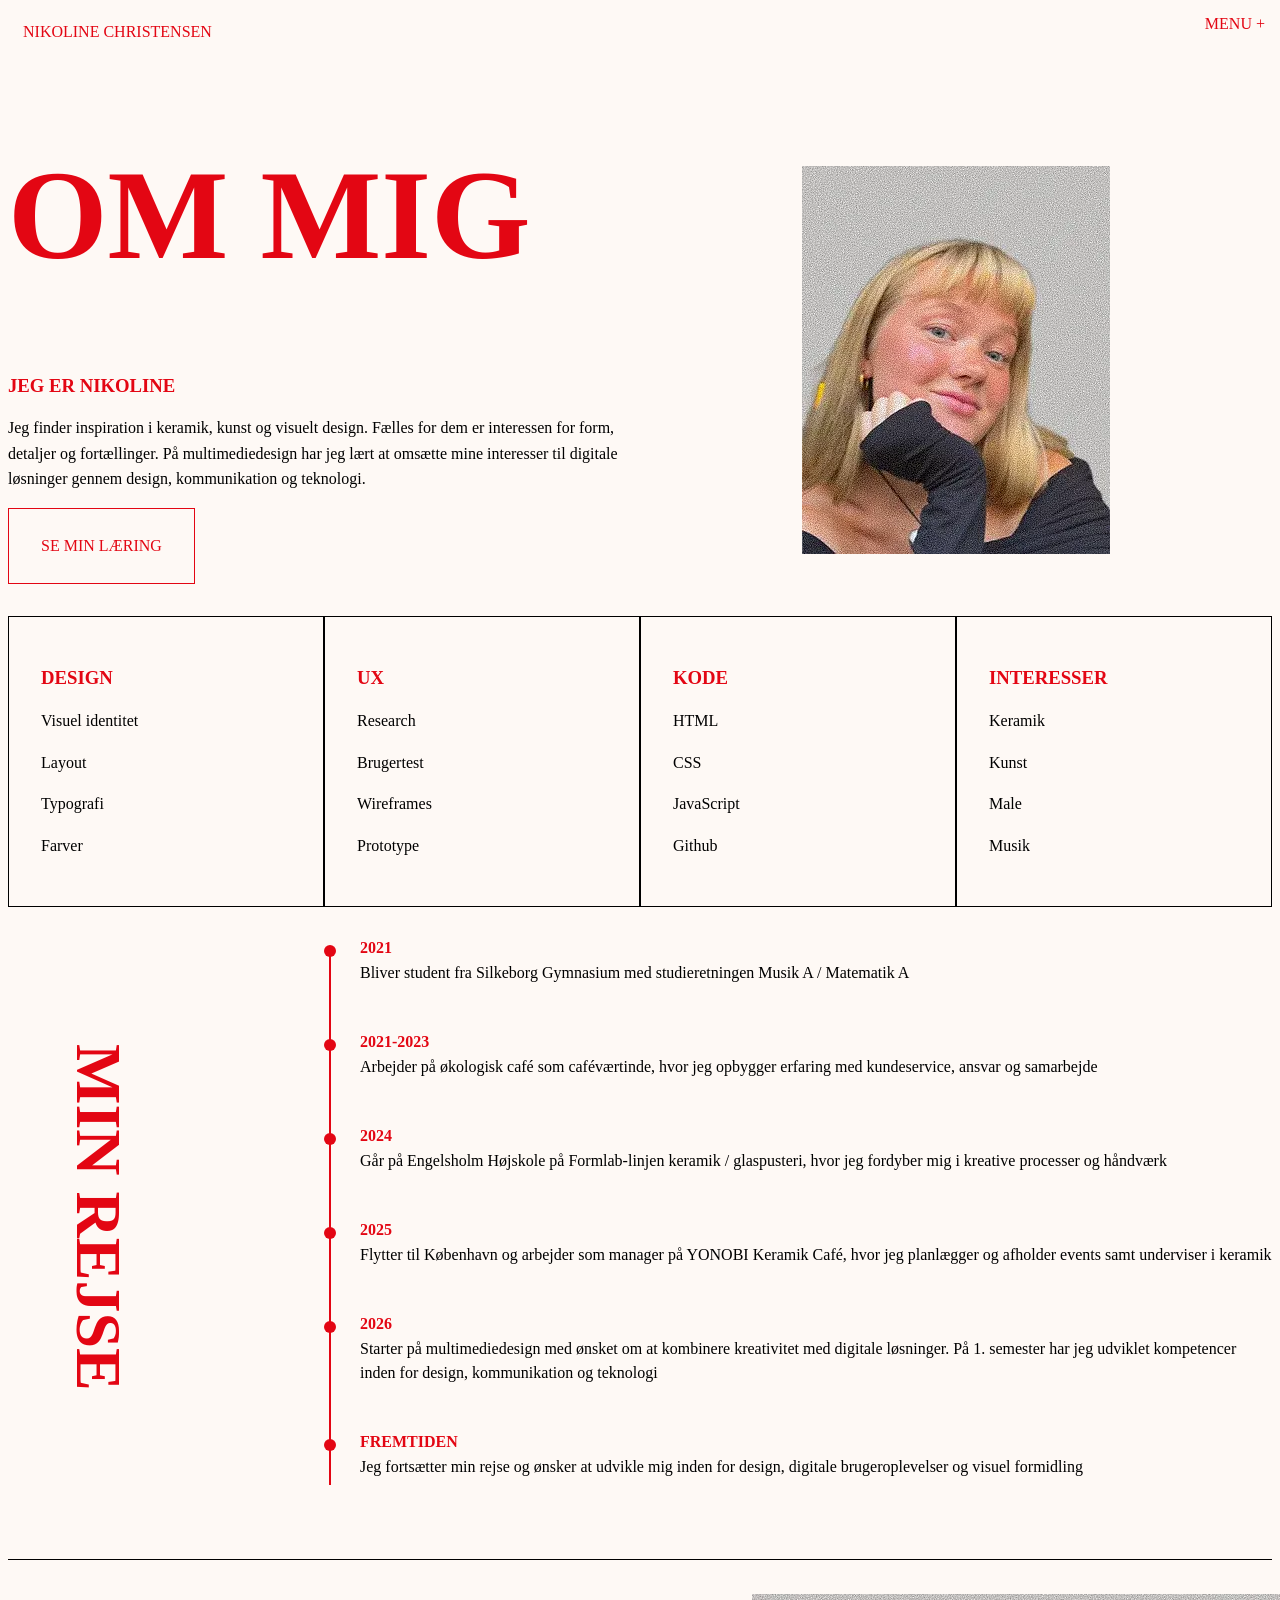
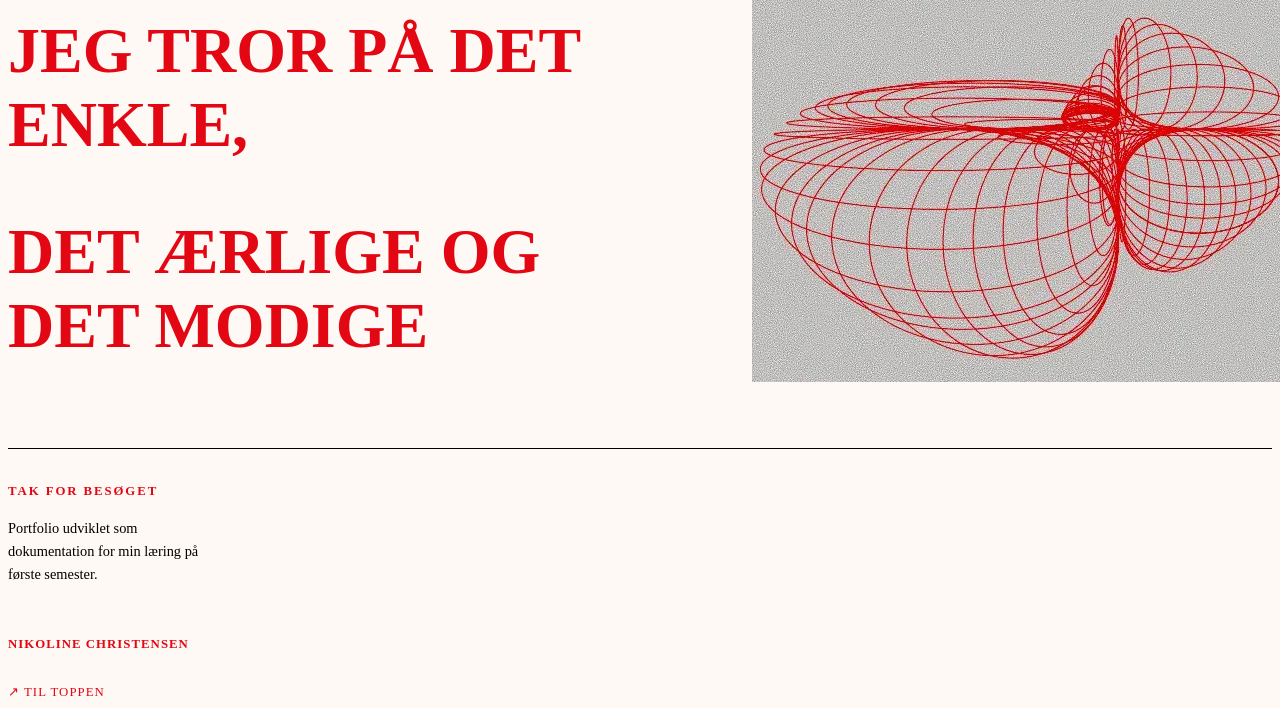
<file: ommig.html>
<!doctype html>
<html lang="da">
  <head>
    <meta charset="UTF-8" />
    <meta name="viewport" content="width=device-width, initial-scale=1.0" />
    <title>Om Mig</title>
    <meta name="robots" content="noindex" />
    <meta name="description" content="Om mig siden, hvor du kan lære mig bedre at kende" />
    <link rel="stylesheet" href="css/header.css" />
    <link rel="stylesheet" href="css/generel.css" />
    <link rel="stylesheet" href="css/forside.css" />
    <link rel="stylesheet" href="css/footer.css" />
    <link rel="stylesheet" href="css/ommig.css" />
    <link rel="icon" href="img/favicon.webp" />
  </head>
  <body>
    <header>
      <a href="index.html">NIKOLINE CHRISTENSEN</a>
      <div class="burger" id="burger" onclick="toggleMenu()">MENU +</div>

      <nav id="menu">
        <ul>
          <li><a href="index.html">FORSIDE</a></li>

          <li>
            <a href="ommig.html">OM MIG</a>
            <ul class="submenu">
              <li><a href="ommig.html#min-rejse">→ Min rejse</a></li>
            </ul>
          </li>

          <li>
            <a href="minlearing.html">MIN LÆRING</a>
            <ul class="submenu">
              <li><a href="minlearing.html#t02">→ T02 Web</a></li>
              <li><a href="minlearing.html#t03">→ T03 UX/UI</a></li>
              <li><a href="minlearing.html#t04">→ T04 Brugergrænseflader</a></li>
              <li><a href="minlearing.html#t05">→ T05 Indhold</a></li>
            </ul>
          </li>
        </ul>
      </nav>
    </header>
    <main>
      <div class="ommighero">
        <div>
          <h1>OM MIG</h1>
          <h3>JEG ER NIKOLINE</h3>
          <p>
            Jeg finder inspiration i keramik, kunst og visuelt design. Fælles for dem er interessen for form, detaljer og fortællinger. På multimediedesign har jeg lært at omsætte mine interesser til digitale løsninger gennem design, kommunikation og
            teknologi.
          </p>
          <a href="minlearing.html" class="btn">
            <p>Se Min Læring</p>
          </a>
        </div>
        <div>
          <!-- indsæt billede her -->
          <img src="img/herobillede.webp" alt="Portræt af mig" />
        </div>
      </div>
      <div class="gridfire">
        <div class="skill-box">
          <h3>DESIGN</h3>
          <p>Visuel identitet</p>
          <p>Layout</p>
          <p>Typografi</p>
          <p>Farver</p>
        </div>
        <div class="skill-box">
          <h3>UX</h3>
          <p>Research</p>
          <p>Brugertest</p>
          <p>Wireframes</p>
          <p>Prototype</p>
        </div>
        <div class="skill-box">
          <h3>KODE</h3>
          <p>HTML</p>
          <p>CSS</p>
          <p>JavaScript</p>
          <p>Github</p>
        </div>
        <div class="skill-box-4">
          <h3>INTERESSER</h3>
          <p>Keramik</p>
          <p>Kunst</p>
          <p>Male</p>
          <p>Musik</p>
        </div>
      </div>
      <section id="min-rejse">
        <section class="timeline-section">
          <div>
            <h2>MIN REJSE</h2>
          </div>
          <div>
            <div class="timeline">
              <div class="timeline-item">
                <div class="dot"></div>

                <div class="content">
                  <h3>2021</h3>
                  <p>Bliver student fra Silkeborg Gymnasium med studieretningen Musik A / Matematik A</p>
                </div>
              </div>

              <div class="timeline-item">
                <div class="dot"></div>

                <div class="content">
                  <h3>2021-2023</h3>
                  <p>Arbejder på økologisk café som caféværtinde, hvor jeg opbygger erfaring med kundeservice, ansvar og samarbejde</p>
                </div>
              </div>

              <div class="timeline-item">
                <div class="dot"></div>

                <div class="content">
                  <h3>2024</h3>
                  <p>Går på Engelsholm Højskole på Formlab-linjen keramik / glaspusteri, hvor jeg fordyber mig i kreative processer og håndværk</p>
                </div>
              </div>

              <div class="timeline-item">
                <div class="dot"></div>

                <div class="content">
                  <h3>2025</h3>
                  <p>Flytter til København og arbejder som manager på YONOBI Keramik Café, hvor jeg planlægger og afholder events samt underviser i keramik</p>
                </div>
              </div>

              <div class="timeline-item">
                <div class="dot"></div>

                <div class="content">
                  <h3>2026</h3>
                  <p>Starter på multimediedesign med ønsket om at kombinere kreativitet med digitale løsninger. På 1. semester har jeg udviklet kompetencer inden for design, kommunikation og teknologi</p>
                </div>
              </div>

              <div class="timeline-item">
                <div class="dot"></div>

                <div class="content">
                  <h3>FREMTIDEN</h3>
                  <p>Jeg fortsætter min rejse og ønsker at udvikle mig inden for design, digitale brugeroplevelser og visuel formidling</p>
                </div>
              </div>
            </div>
          </div>
        </section>
      </section>
      <div class="design">
        <div>
          <h2>JEG TROR PÅ DET ENKLE,</h2>
          <h2>DET ÆRLIGE OG DET MODIGE</h2>
        </div>
        <div>
          <!-- indsæt billede -->
          <img src="img/Image04.webp" alt="flow gitter" />
        </div>
      </div>
    </main>

    <footer>
      <p class="footer-heading">TAK FOR BESØGET</p>

      <p class="footer-text">Portfolio udviklet som dokumentation for min læring på første semester.</p>

      <p class="footer-name">NIKOLINE CHRISTENSEN</p>

      <a href="#top" class="footer-top"> ↗ TIL TOPPEN </a>

      <script src="js/script.js"></script>
    </footer>
  </body>
</html>
</file>
<file: css/header.css>
/* HEADER */
header {
  display: flex;
  justify-content: space-between;
  align-items: center;
  padding: 15px;
  position: relative;
  z-index: 1002;
}

header a {
  color: #e30613;
  text-decoration: none;
}

/* BURGER */
.burger {
  position: fixed;
  top: 15px;
  right: 15px;
  cursor: pointer;
  font-size: 1rem;
  color: #e30613;
  z-index: 1003;
}

/* MENU - MOBILE FIRST */
#menu {
  position: fixed;
  inset: 0;
  width: 100%;
  height: 100dvh;

  background: rgba(255, 250, 247, 0.78);
  backdrop-filter: blur(14px);
  -webkit-backdrop-filter: blur(14px);

  padding: 85px 20px 40px;

  opacity: 0;
  transform: translateX(100%);
  pointer-events: none;

  transition:
    transform 0.35s ease,
    opacity 0.35s ease;

  z-index: 1000;
  overflow-y: auto;
  overflow-x: hidden;
}

#menu.active {
  opacity: 1;
  transform: translateX(0);
  pointer-events: auto;
}

#menu ul {
  list-style: none;
  margin: 0;
  padding: 0;
}

#menu > ul {
  display: flex;
  flex-direction: column;
  gap: 1.4rem;
}

/* HOVEDLINKS */
#menu > ul > li > a {
  display: block;
  color: #e30613;
  text-decoration: none;
  text-transform: uppercase;

  font-size: clamp(2.4rem, 13vw, 4.2rem);
  line-height: 0.9;

  padding-bottom: 0.8rem;
  border-bottom: 1px solid #111;

  max-width: 100%;
  overflow-wrap: break-word;
}

/* UNDERLINKS */
.submenu {
  margin-top: 0.6rem;
  margin-left: 0;
  display: flex;
  flex-direction: column;
}

.submenu li {
  border-bottom: 1px solid #111;
}

.submenu a {
  display: block;
  color: #111;
  text-decoration: none;
  font-size: 1.15rem;
  padding: 0.75rem 0;
}

/* HOVER */
#menu a:hover {
  color: #e30613;
  font-style: italic;
}

/* DESKTOP */
@media (min-width: 800px) {
  #menu {
    left: auto;
    width: 50vw;
    max-width: 850px;
    padding: 110px 50px 50px;

    border-left: 1px solid rgba(227, 6, 19, 0.15);
    box-shadow: -5px 0 25px rgba(0, 0, 0, 0.12);
  }

  #menu > ul > li > a {
    font-size: clamp(3rem, 4vw, 5rem);
  }

  .submenu {
    margin-left: 1rem;
  }

  .submenu a {
    font-size: 1.5rem;
  }
}
</file>
<file: css/generel.css>
@font-face {
  font-family: "Hanken Grotesk";
  src: url("../fonts/Hanken_Grotesk/HankenGrotesk-VariableFont_wght.ttf");
}
@font-face {
  font-family: "InriaSerif";
  src: url(../fonts/Inria_Serif/InriaSerif-Light.ttf);
}
.hero h1 {
  font-family: "Hanken Grotesk", "InriaSerif";
}

body {
  background-color: #fef9f5;
}
h1,
h2,
h3,
h4,
h5 {
  color: #e30613;
}
h1 {
  font-size: clamp(4rem, 12vw, 8rem);
}

h2 {
  font-size: clamp(2rem, 5vw, 4rem);
}

p {
  font-size: 1rem;
  line-height: 1.6;
}
</file>
<file: css/forside.css>
/* HERO */

.hero {
  padding: 2rem;

  overflow: hidden;
}

/* PORTFOLIO */

.hero h1 {
  margin: 0;

  position: relative;

  z-index: 3;
}
.hero h1 {
  font-size: 8rem;
  line-height: 0.8;
  max-width: 100%;
  word-break: break-all;
}

/* BILLEDE + GITTER */

.hero-visual {
  position: relative;

  margin-top: -1rem;

  display: flex;
  justify-content: center;
}

/* GITTER */

.grid-overlay {
  position: absolute;

  top: -40px;
  bottom: -40px;

  left: 80px;
  right: -80px;

  z-index: 2;

  background-image: linear-gradient(to right, #e30613 1px, transparent 1px), linear-gradient(to bottom, #e30613 1px, transparent 1px);

  background-size: 45px 45px;
}

/* BILLEDE */

.hero-visual img {
  max-width: 60%;

  aspect-ratio: 4 / 5;

  object-fit: cover;

  position: relative;

  z-index: 1;
}
.scroll-indicator {
  display: flex;
  flex-direction: column; /* gør at pilen kommer under teksten */
  align-items: center; /* centrerer indholdet */
  justify-content: center;

  color: #e30613;
  margin-top: 3rem;
  padding-bottom: 2rem;
  border-bottom: 1px solid #000000;
}

.scroll-indicator p {
  margin: 0;
  font-size: 0.75rem;
  letter-spacing: 0.1em;
}

.arrow {
  font-size: 1.5rem;
  margin-top: 0.3rem;
}
/* mockups */

.doku {
  position: relative;
  width: 100%;
  max-width: 430px;
  margin: 0 auto;
  margin-bottom: 2rem;
  display: block;
}

.computer-frame {
  width: 100%;
  display: block;
  position: relative;
  z-index: 2;
}

.mockup_video {
  position: absolute;

  /* hvor videoen ligger ift. billedet */
  top: 5%;
  left: 12%;

  width: 76%;
  height: 80%;

  object-fit: cover;
  z-index: 1;
}

.gridudvalgt {
  display: grid;
  grid-template-columns: 1fr 1fr;
  padding-bottom: 2rem;
  border-bottom: 1px solid #000000;
}
.udvalgtetemaer h2 {
  text-align: center;
  padding-top: 2rem;
  padding-bottom: 2rem;
}
.gridudvalgt p {
  text-align: center;
}
.gridudvalgt h4 a {
  text-decoration: none;
  color: inherit;
}
.btn-wrapper {
  display: flex;
  justify-content: center;
}

.design {
  padding-bottom: 2rem;
}
.btn {
  display: inline-flex;
  align-items: center;
  gap: 1rem;

  border: 1px solid #e30613;
  color: #e30613;

  text-decoration: none;
  padding: 0.5rem 2rem;

  text-transform: uppercase;
  font-size: 0.8rem;

  transition: 0.3s;
}

.btn:hover {
  background: #e30613;
  color: white;
}

@media (min-width: 800px) {
  .hero {
    padding: 2rem;
  }

  .hero h1 {
    font-size: clamp(6rem, 18vw, 15rem);

    margin-bottom: -5rem;
    z-index: 3;
    letter-spacing: -0.06em;
  }

  .hero-visual {
    justify-content: flex-end;

    margin-top: 0;
  }

  .hero-visual img {
    max-width: 280px;
    transform: translateX(-50px);
  }

  .grid-overlay {
    left: 200px;
    right: -1px;

    top: -60px;
    bottom: -20px;

    background-size: 60px 60px;
  }
  .gridudvalgt h3 {
    align-self: center;
  }

  .design {
    display: grid;
    grid-template-columns: 1fr 1fr;
    align-items: center;
  }
}
</file>
<file: css/footer.css>
footer {
  padding-top: 2rem;
  display: flex;
  flex-direction: column;
  gap: 1rem;

  border-top: 1px solid #000000;
}

.footer-heading {
  color: #e30613;

  font-size: 0.8rem;
  font-weight: 600;
  letter-spacing: 0.15em;

  margin: 0;
}

.footer-text {
  max-width: 30ch;

  font-size: 0.9rem;
  line-height: 1.6;

  margin: 0;
}

.footer-name {
  margin-top: 2rem;

  font-size: 0.8rem;
  font-weight: 600;
  letter-spacing: 0.08em;

  text-transform: uppercase;
  color: #e30613;
}

.footer-top {
  text-decoration: none;
  color: #e30613;

  font-size: 0.8rem;
  letter-spacing: 0.08em;

  width: fit-content;

  transition: transform 0.3s ease;
}

.footer-top:hover {
  transform: translateY(-3px);
}
</file>
<file: css/ommig.css>
.ommighero {
  padding-bottom: 2rem;
  align-items: center;
}
.ommighero img {
  padding-top: 2rem;
  display: block;
  margin: 0 auto;
}
.gridfire {
  display: grid;
  grid-template-columns: 1fr 1fr;
}

.skill-box {
  padding: 2rem;

  border: 1px solid #000000;
}
.skill-box-4 {
  padding: 2rem;
  border: 1px solid #000000;
}
.timeline-section h2 {
  writing-mode: vertical-rl;
}
.timeline-section {
  display: grid;
  grid-template-columns: 1fr 3fr;

  padding-bottom: 2rem;
  border-bottom: 1px solid #000000;
  align-items: center;
}

.timeline {
  position: relative;
  margin-top: 2rem;
}

.timeline::before {
  content: "";

  position: absolute;

  left: 5px; /* centrum af prikken */
  top: 10px; /* starter ved første prik */
  bottom: 10px; /* slutter ved sidste prik */

  width: 2px;
  background-color: #e30613;
}

.timeline-item {
  display: flex;
  align-items: flex-start;

  gap: 1.5rem;

  position: relative;

  margin-bottom: 2rem;
}

.dot {
  width: 12px;
  height: 12px;

  background-color: #e30613;

  border-radius: 50%;

  flex-shrink: 0;

  position: relative;
  z-index: 2;

  margin-top: 0.35rem;
}

.content h3 {
  margin: 0;

  color: #e30613;

  font-size: 1rem;
  text-transform: uppercase;
}

.content p {
  margin-top: 0.25rem;
  line-height: 1.5;
}
.design img {
  display: block;
  max-width: 100%;
}

@media (min-width: 800px) {
  .ommighero {
    display: grid;
    grid-template-columns: 1fr 1fr;
  }
  .ommighero img {
    object-fit: cover;
    align-self: baseline;

    padding-top: 5rem;
  }
  .gridfire {
    display: grid;
    grid-template-columns: 1fr 1fr 1fr 1fr;
  }
  .skill-box {
    padding: 2rem;
  }
  .skill-box-4 {
    padding: 2rem;
  }
  .design img {
    object-fit: cover;
    align-self: baseline;
    padding-left: 7rem;
  }
}
</file>
